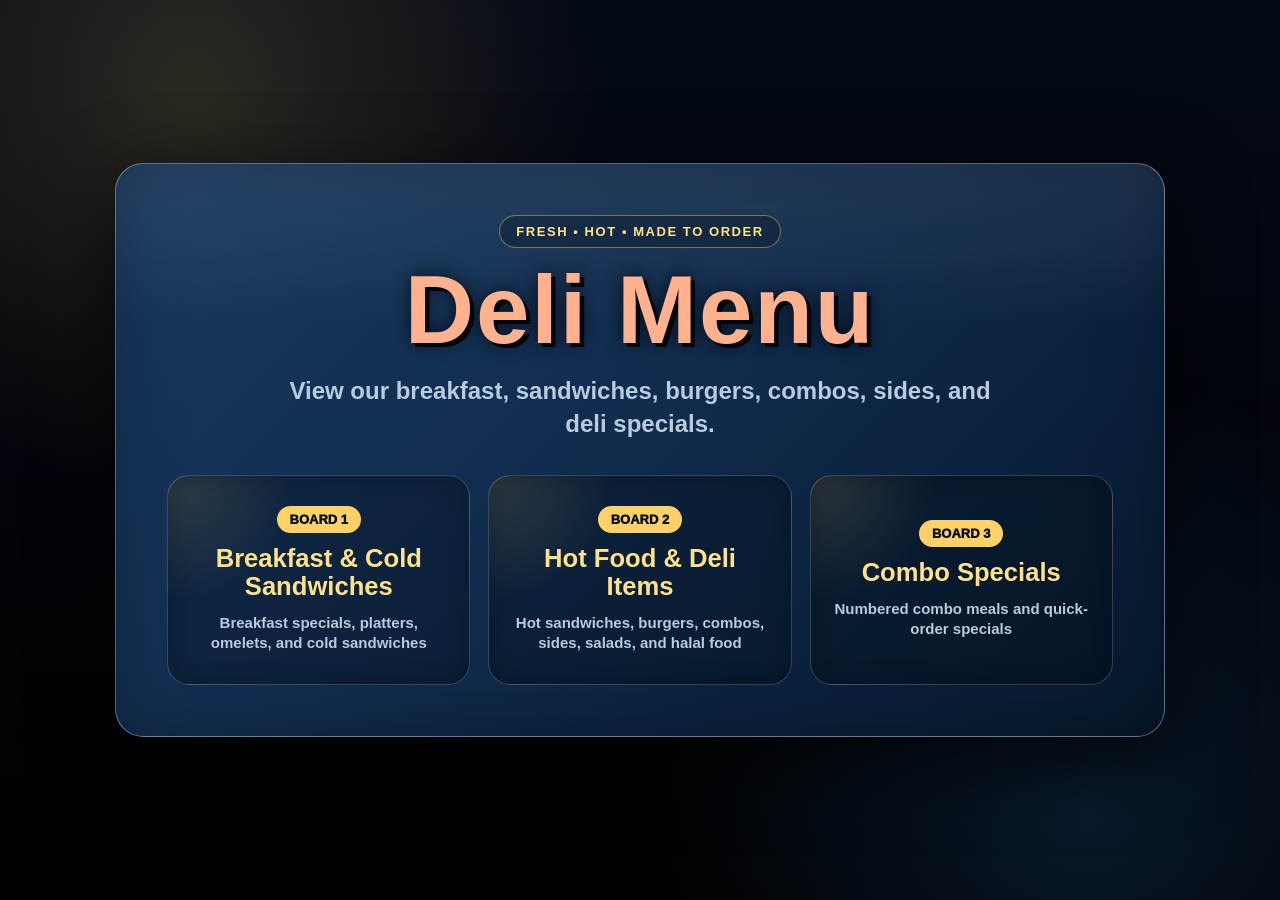
<file: index.html>
<!DOCTYPE html>
<html lang="en">

<head>
  <meta charset="UTF-8" />
  <meta name="viewport" content="width=device-width, initial-scale=1.0" />
  <title>Deli Menu</title>
  <link rel="stylesheet" href="menu.css?v=12" />
</head>

<body>
  <main class="home-page">
    <section class="home-card">
      <div class="home-kicker">Fresh • Hot • Made To Order</div>

      <h1>Deli Menu</h1>

      <p class="home-subtitle">
        View our breakfast, sandwiches, burgers, combos, sides, and deli specials.
      </p>

      <div class="home-board-links">
        <a class="home-board-card" href="board1.html">
          <span class="board-card-number">Board 1</span>
          <strong>Breakfast &amp; Cold Sandwiches</strong>
          <small>Breakfast specials, platters, omelets, and cold sandwiches</small>
        </a>

        <a class="home-board-card" href="board2.html">
          <span class="board-card-number">Board 2</span>
          <strong>Hot Food &amp; Deli Items</strong>
          <small>Hot sandwiches, burgers, combos, sides, salads, and halal food</small>
        </a>

        <a class="home-board-card" href="board3.html">
          <span class="board-card-number">Board 3</span>
          <strong>Combo Specials</strong>
          <small>Numbered combo meals and quick-order specials</small>
        </a>
      </div>
    </section>
  </main>
</body>

</html>
</file>
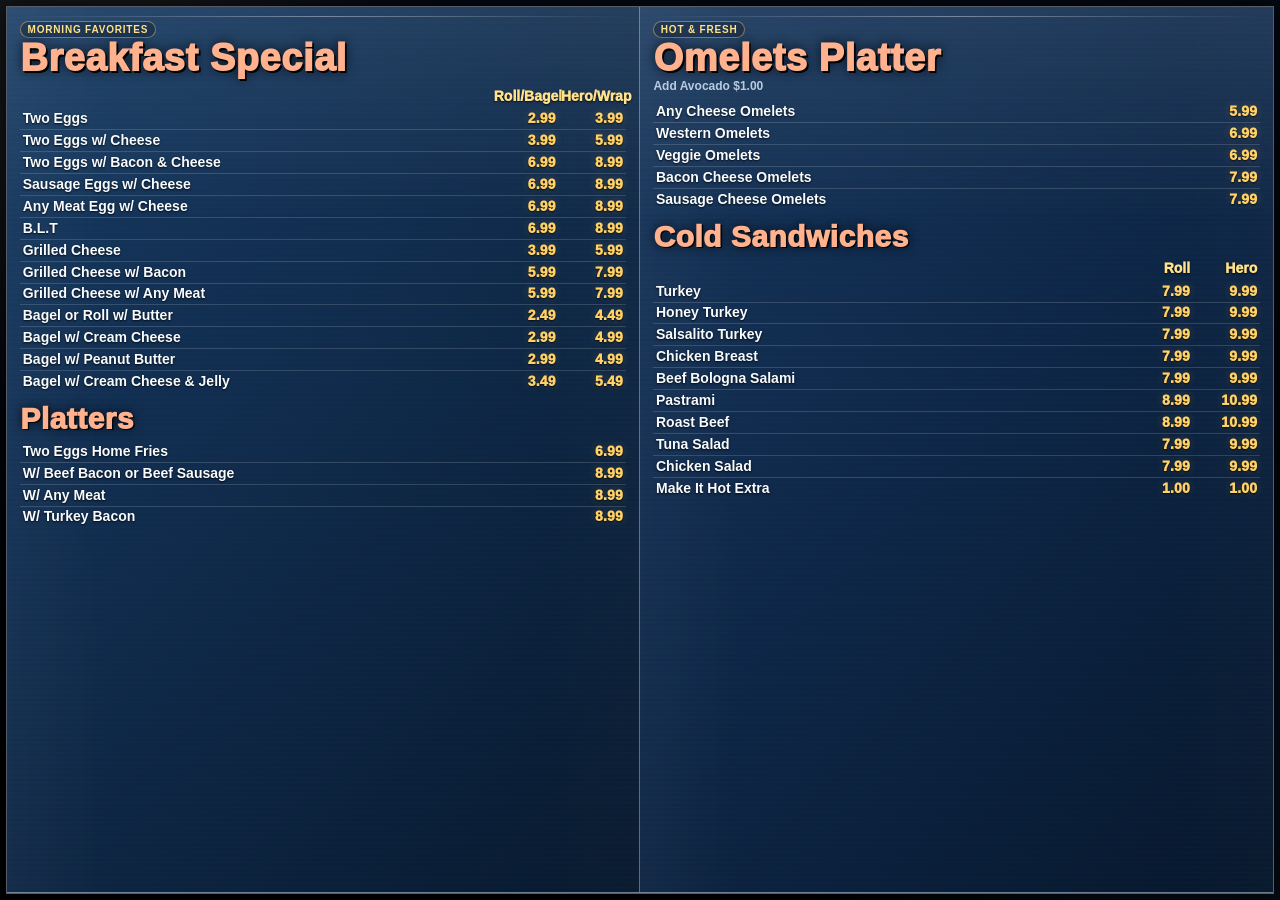
<file: board1.html>
<!DOCTYPE html>
<html lang="en">

<head>
    <meta charset="UTF-8" />
    <meta name="viewport" content="width=device-width, initial-scale=1.0" />
    <title>Deli Menu Board 1</title>
    <link rel="stylesheet" href="menu.css?v=12" />
</head>

<body class="tv-mode">
    <main class="menu-page board-one-page">
        <section class="board-grid board-one-layout">
            <div class="menu-section breakfast-section">
                <div class="section-kicker">Morning Favorites</div>
                <h1 class="section-title">Breakfast Special</h1>

                <table class="menu-table two-price">
                    <thead>
                        <tr>
                            <th></th>
                            <th class="price">Roll/Bagel</th>
                            <th class="price">Hero/Wrap</th>
                        </tr>
                    </thead>
                    <tbody>
                        <tr>
                            <td>Two Eggs</td>
                            <td class="price">2.99</td>
                            <td class="price">3.99</td>
                        </tr>
                        <tr>
                            <td>Two Eggs w/ Cheese</td>
                            <td class="price">3.99</td>
                            <td class="price">5.99</td>
                        </tr>
                        <tr>
                            <td>Two Eggs w/ Bacon &amp; Cheese</td>
                            <td class="price">6.99</td>
                            <td class="price">8.99</td>
                        </tr>
                        <tr>
                            <td>Sausage Eggs w/ Cheese</td>
                            <td class="price">6.99</td>
                            <td class="price">8.99</td>
                        </tr>
                        <tr>
                            <td>Any Meat Egg w/ Cheese</td>
                            <td class="price">6.99</td>
                            <td class="price">8.99</td>
                        </tr>
                        <tr>
                            <td>B.L.T</td>
                            <td class="price">6.99</td>
                            <td class="price">8.99</td>
                        </tr>
                        <tr>
                            <td>Grilled Cheese</td>
                            <td class="price">3.99</td>
                            <td class="price">5.99</td>
                        </tr>
                        <tr>
                            <td>Grilled Cheese w/ Bacon</td>
                            <td class="price">5.99</td>
                            <td class="price">7.99</td>
                        </tr>
                        <tr>
                            <td>Grilled Cheese w/ Any Meat</td>
                            <td class="price">5.99</td>
                            <td class="price">7.99</td>
                        </tr>
                        <tr>
                            <td>Bagel or Roll w/ Butter</td>
                            <td class="price">2.49</td>
                            <td class="price">4.49</td>
                        </tr>
                        <tr>
                            <td>Bagel w/ Cream Cheese</td>
                            <td class="price">2.99</td>
                            <td class="price">4.99</td>
                        </tr>
                        <tr>
                            <td>Bagel w/ Peanut Butter</td>
                            <td class="price">2.99</td>
                            <td class="price">4.99</td>
                        </tr>
                        <tr>
                            <td>Bagel w/ Cream Cheese &amp; Jelly</td>
                            <td class="price">3.49</td>
                            <td class="price">5.49</td>
                        </tr>
                    </tbody>
                </table>

                <h2 class="sub-title">Platters</h2>

                <table class="menu-table">
                    <tbody>
                        <tr>
                            <td>Two Eggs Home Fries</td>
                            <td class="price">6.99</td>
                        </tr>
                        <tr>
                            <td>W/ Beef Bacon or Beef Sausage</td>
                            <td class="price">8.99</td>
                        </tr>
                        <tr>
                            <td>W/ Any Meat</td>
                            <td class="price">8.99</td>
                        </tr>
                        <tr>
                            <td>W/ Turkey Bacon</td>
                            <td class="price">8.99</td>
                        </tr>
                    </tbody>
                </table>
            </div>

            <div class="menu-section omelets-section">
                <div class="section-kicker">Hot &amp; Fresh</div>
                <h1 class="section-title">Omelets Platter</h1>
                <p class="small-note">Add Avocado $1.00</p>

                <table class="menu-table">
                    <tbody>
                        <tr>
                            <td>Any Cheese Omelets</td>
                            <td class="price">5.99</td>
                        </tr>
                        <tr>
                            <td>Western Omelets</td>
                            <td class="price">6.99</td>
                        </tr>
                        <tr>
                            <td>Veggie Omelets</td>
                            <td class="price">6.99</td>
                        </tr>
                        <tr>
                            <td>Bacon Cheese Omelets</td>
                            <td class="price">7.99</td>
                        </tr>
                        <tr>
                            <td>Sausage Cheese Omelets</td>
                            <td class="price">7.99</td>
                        </tr>
                    </tbody>
                </table>

                <h2 class="sub-title">Cold Sandwiches</h2>

                <table class="menu-table two-price">
                    <thead>
                        <tr>
                            <th></th>
                            <th class="price">Roll</th>
                            <th class="price">Hero</th>
                        </tr>
                    </thead>
                    <tbody>
                        <tr>
                            <td>Turkey</td>
                            <td class="price">7.99</td>
                            <td class="price">9.99</td>
                        </tr>
                        <tr>
                            <td>Honey Turkey</td>
                            <td class="price">7.99</td>
                            <td class="price">9.99</td>
                        </tr>
                        <tr>
                            <td>Salsalito Turkey</td>
                            <td class="price">7.99</td>
                            <td class="price">9.99</td>
                        </tr>
                        <tr>
                            <td>Chicken Breast</td>
                            <td class="price">7.99</td>
                            <td class="price">9.99</td>
                        </tr>
                        <tr>
                            <td>Beef Bologna Salami</td>
                            <td class="price">7.99</td>
                            <td class="price">9.99</td>
                        </tr>
                        <tr>
                            <td>Pastrami</td>
                            <td class="price">8.99</td>
                            <td class="price">10.99</td>
                        </tr>
                        <tr>
                            <td>Roast Beef</td>
                            <td class="price">8.99</td>
                            <td class="price">10.99</td>
                        </tr>
                        <tr>
                            <td>Tuna Salad</td>
                            <td class="price">7.99</td>
                            <td class="price">9.99</td>
                        </tr>
                        <tr>
                            <td>Chicken Salad</td>
                            <td class="price">7.99</td>
                            <td class="price">9.99</td>
                        </tr>
                        <tr>
                            <td>Make It Hot Extra</td>
                            <td class="price">1.00</td>
                            <td class="price">1.00</td>
                        </tr>
                    </tbody>
                </table>
            </div>
        </section>
    </main>

    <nav class="nav-strip">
        <a href="index.html">Home</a>
        <a href="board1.html">Board 1</a>
        <a href="board2.html">Board 2</a>
        <a href="board3.html">Board 3</a>
    </nav>
</body>

</html>
</file>
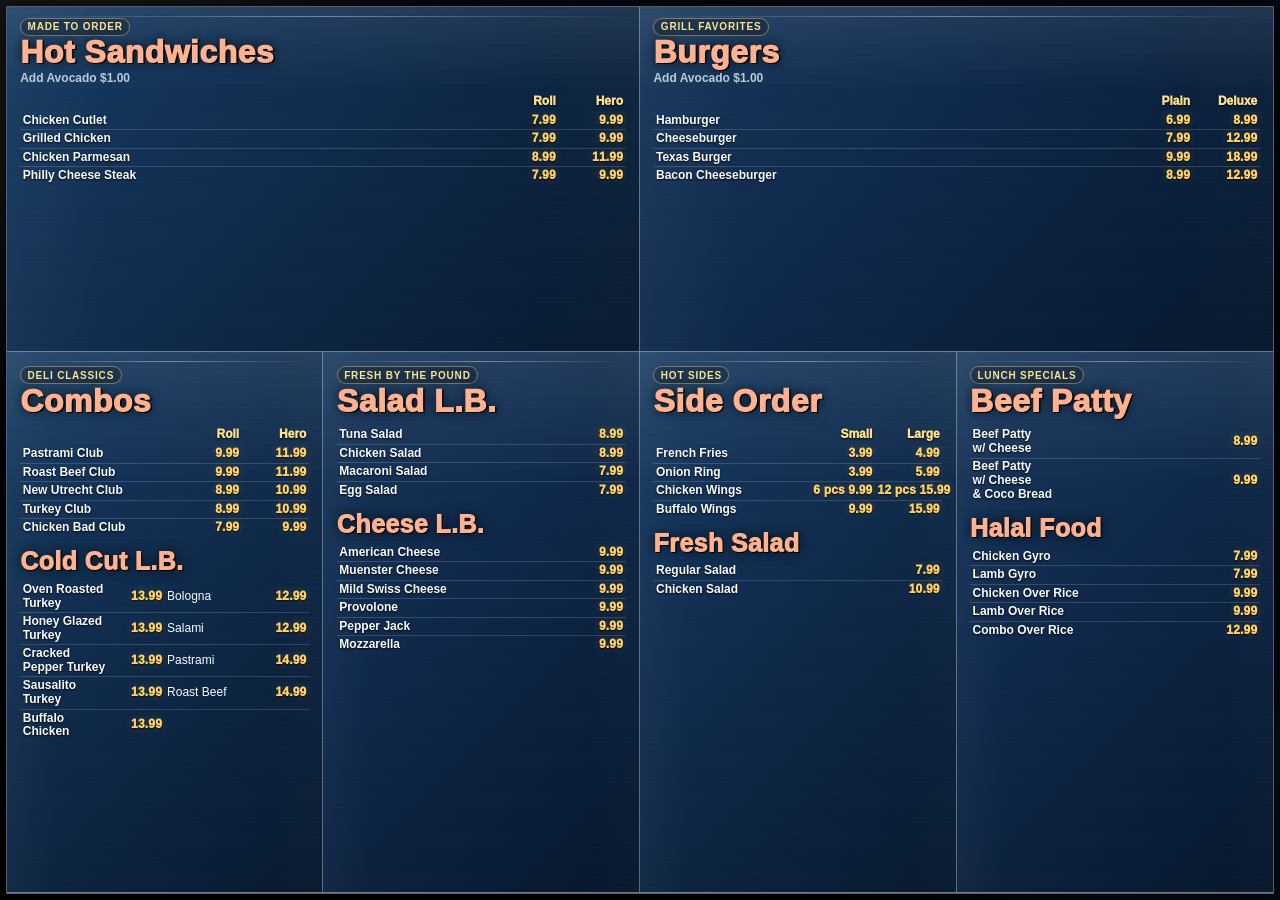
<file: board2.html>
<!DOCTYPE html>
<html lang="en">

<head>
  <meta charset="UTF-8" />
  <meta name="viewport" content="width=device-width, initial-scale=1.0" />
  <title>Deli Menu Board 2</title>
  <link rel="stylesheet" href="menu.css?v=12" />
</head>

<body class="tv-mode">
  <main class="menu-page board-two-page">
    <section class="board-grid board-two-layout">
      <div class="menu-section hot-board-section">
        <div class="section-kicker">Made To Order</div>
        <h1 class="section-title">Hot Sandwiches</h1>
        <p class="small-note">Add Avocado $1.00</p>

        <table class="menu-table two-price">
          <thead>
            <tr>
              <th></th>
              <th class="price">Roll</th>
              <th class="price">Hero</th>
            </tr>
          </thead>
          <tbody>
            <tr>
              <td>Chicken Cutlet</td>
              <td class="price">7.99</td>
              <td class="price">9.99</td>
            </tr>
            <tr>
              <td>Grilled Chicken</td>
              <td class="price">7.99</td>
              <td class="price">9.99</td>
            </tr>
            <tr>
              <td>Chicken Parmesan</td>
              <td class="price">8.99</td>
              <td class="price">11.99</td>
            </tr>
            <tr>
              <td>Philly Cheese Steak</td>
              <td class="price">7.99</td>
              <td class="price">9.99</td>
            </tr>
          </tbody>
        </table>
      </div>

      <div class="menu-section burger-board-section">
        <div class="section-kicker">Grill Favorites</div>
        <h1 class="section-title">Burgers</h1>
        <p class="small-note">Add Avocado $1.00</p>

        <table class="menu-table two-price">
          <thead>
            <tr>
              <th></th>
              <th class="price">Plain</th>
              <th class="price">Deluxe</th>
            </tr>
          </thead>
          <tbody>
            <tr>
              <td>Hamburger</td>
              <td class="price">6.99</td>
              <td class="price">8.99</td>
            </tr>
            <tr>
              <td>Cheeseburger</td>
              <td class="price">7.99</td>
              <td class="price">12.99</td>
            </tr>
            <tr>
              <td>Texas Burger</td>
              <td class="price">9.99</td>
              <td class="price">18.99</td>
            </tr>
            <tr>
              <td>Bacon Cheeseburger</td>
              <td class="price">8.99</td>
              <td class="price">12.99</td>
            </tr>
          </tbody>
        </table>
      </div>

      <div class="menu-section">
        <div class="section-kicker">Deli Classics</div>
        <h1 class="section-title">Combos</h1>

        <table class="menu-table two-price">
          <thead>
            <tr>
              <th></th>
              <th class="price">Roll</th>
              <th class="price">Hero</th>
            </tr>
          </thead>
          <tbody>
            <tr>
              <td>Pastrami Club</td>
              <td class="price">9.99</td>
              <td class="price">11.99</td>
            </tr>
            <tr>
              <td>Roast Beef Club</td>
              <td class="price">9.99</td>
              <td class="price">11.99</td>
            </tr>
            <tr>
              <td>New Utrecht Club</td>
              <td class="price">8.99</td>
              <td class="price">10.99</td>
            </tr>
            <tr>
              <td>Turkey Club</td>
              <td class="price">8.99</td>
              <td class="price">10.99</td>
            </tr>
            <tr>
              <td>Chicken Bad Club</td>
              <td class="price">7.99</td>
              <td class="price">9.99</td>
            </tr>
          </tbody>
        </table>

        <h2 class="sub-title">Cold Cut L.B.</h2>

        <table class="menu-table three-col">
          <tbody>
            <tr>
              <td>Oven Roasted Turkey</td>
              <td class="price">13.99</td>
              <td>Bologna</td>
              <td class="price">12.99</td>
            </tr>
            <tr>
              <td>Honey Glazed Turkey</td>
              <td class="price">13.99</td>
              <td>Salami</td>
              <td class="price">12.99</td>
            </tr>
            <tr>
              <td>Cracked Pepper Turkey</td>
              <td class="price">13.99</td>
              <td>Pastrami</td>
              <td class="price">14.99</td>
            </tr>
            <tr>
              <td>Sausalito Turkey</td>
              <td class="price">13.99</td>
              <td>Roast Beef</td>
              <td class="price">14.99</td>
            </tr>
            <tr>
              <td>Buffalo Chicken</td>
              <td class="price">13.99</td>
              <td></td>
              <td class="price"></td>
            </tr>
          </tbody>
        </table>
      </div>

      <div class="menu-section">
        <div class="section-kicker">Fresh By The Pound</div>
        <h1 class="section-title">Salad L.B.</h1>

        <table class="menu-table">
          <tbody>
            <tr>
              <td>Tuna Salad</td>
              <td class="price">8.99</td>
            </tr>
            <tr>
              <td>Chicken Salad</td>
              <td class="price">8.99</td>
            </tr>
            <tr>
              <td>Macaroni Salad</td>
              <td class="price">7.99</td>
            </tr>
            <tr>
              <td>Egg Salad</td>
              <td class="price">7.99</td>
            </tr>
          </tbody>
        </table>

        <h2 class="sub-title">Cheese L.B.</h2>

        <table class="menu-table">
          <tbody>
            <tr>
              <td>American Cheese</td>
              <td class="price">9.99</td>
            </tr>
            <tr>
              <td>Muenster Cheese</td>
              <td class="price">9.99</td>
            </tr>
            <tr>
              <td>Mild Swiss Cheese</td>
              <td class="price">9.99</td>
            </tr>
            <tr>
              <td>Provolone</td>
              <td class="price">9.99</td>
            </tr>
            <tr>
              <td>Pepper Jack</td>
              <td class="price">9.99</td>
            </tr>
            <tr>
              <td>Mozzarella</td>
              <td class="price">9.99</td>
            </tr>
          </tbody>
        </table>
      </div>

      <div class="menu-section">
        <div class="section-kicker">Hot Sides</div>
        <h1 class="section-title">Side Order</h1>

        <table class="menu-table two-price">
          <thead>
            <tr>
              <th></th>
              <th class="price">Small</th>
              <th class="price">Large</th>
            </tr>
          </thead>
          <tbody>
            <tr>
              <td>French Fries</td>
              <td class="price">3.99</td>
              <td class="price">4.99</td>
            </tr>
            <tr>
              <td>Onion Ring</td>
              <td class="price">3.99</td>
              <td class="price">5.99</td>
            </tr>
            <tr>
              <td>Chicken Wings</td>
              <td class="price">6 pcs 9.99</td>
              <td class="price">12 pcs 15.99</td>
            </tr>
            <tr>
              <td>Buffalo Wings</td>
              <td class="price">9.99</td>
              <td class="price">15.99</td>
            </tr>
          </tbody>
        </table>

        <h2 class="sub-title">Fresh Salad</h2>

        <table class="menu-table">
          <tbody>
            <tr>
              <td>Regular Salad</td>
              <td class="price">7.99</td>
            </tr>
            <tr>
              <td>Chicken Salad</td>
              <td class="price">10.99</td>
            </tr>
          </tbody>
        </table>
      </div>

      <div class="menu-section">
        <div class="section-kicker">Lunch Specials</div>
        <h1 class="section-title">Beef Patty</h1>

        <table class="menu-table">
          <tbody>
            <tr>
              <td>Beef Patty<br>w/ Cheese</td>
              <td class="price">8.99</td>
            </tr>
            <tr>
              <td>Beef Patty<br>w/ Cheese<br>&amp; Coco Bread</td>
              <td class="price">9.99</td>
            </tr>
          </tbody>
        </table>

        <h2 class="sub-title">Halal Food</h2>

        <table class="menu-table">
          <tbody>
            <tr>
              <td>Chicken Gyro</td>
              <td class="price">7.99</td>
            </tr>
            <tr>
              <td>Lamb Gyro</td>
              <td class="price">7.99</td>
            </tr>
            <tr>
              <td>Chicken Over Rice</td>
              <td class="price">9.99</td>
            </tr>
            <tr>
              <td>Lamb Over Rice</td>
              <td class="price">9.99</td>
            </tr>
            <tr>
              <td>Combo Over Rice</td>
              <td class="price">12.99</td>
            </tr>
          </tbody>
        </table>
      </div>
    </section>
  </main>

  <nav class="nav-strip">
    <a href="index.html">Home</a>
    <a href="board1.html">Board 1</a>
    <a href="board2.html">Board 2</a>
    <a href="board3.html">Board 3</a>
  </nav>
</body>

</html>
</file>
<file: menu.css>
:root {
  --page-bg: #020711;
  --panel-a: #163b63;
  --panel-b: #102b4c;
  --panel-c: #07192e;

  --panel-warm-a: #20324c;
  --panel-warm-b: #102641;

  --text: #f9fcff;
  --muted: #b9ccdf;

  --gold: #ffd166;
  --gold-bright: #ffe28a;
  --orange: #ffb28d;
  --orange-hot: #ff7f50;

  --line: rgba(255, 255, 255, 0.15);
  --line-strong: rgba(255, 255, 255, 0.32);
  --shadow: rgba(0, 0, 0, 0.78);
}

* {
  box-sizing: border-box;
}

html,
body {
  margin: 0;
  width: 100%;
  min-height: 100%;
  background: #000;
  color: var(--text);
  font-family: Arial, Helvetica, sans-serif;
}

body {
  overflow: hidden;
}

.menu-page {
  width: 100vw;
  height: 100vh;
  padding: 0.45vw;
  background:
    radial-gradient(circle at 8% 10%, rgba(255, 209, 102, 0.11), transparent 24%),
    radial-gradient(circle at 92% 88%, rgba(51, 153, 255, 0.12), transparent 28%),
    linear-gradient(180deg, #030915 0%, #000 100%);
}

.board-grid {
  width: 100%;
  height: 100%;
  display: grid;
  border: 1px solid var(--line-strong);
  background: #06101d;
  box-shadow:
    0 0 26px rgba(0, 0, 0, 0.9),
    inset 0 0 70px rgba(0, 0, 0, 0.42);
  overflow: hidden;
}

/* BOARD 1 */
.board-one-layout {
  grid-template-columns: 1fr 1fr;
}

/* BOARD 2 */
.board-two-layout {
  grid-template-columns: 1fr 1fr 1fr 1fr;
  grid-template-rows: 0.78fr 1.22fr;
}

.hot-board-section {
  grid-column: 1 / 3;
}

.burger-board-section {
  grid-column: 3 / 5;
}

/* BOARD 3 */
.board-three-layout {
  grid-template-columns: repeat(6, 1fr);
  grid-template-rows: repeat(4, 1fr);
}

.menu-section {
  min-width: 0;
  min-height: 0;
  padding: 0.95vw 1.05vw;
  border-right: 1px solid var(--line-strong);
  border-bottom: 1px solid var(--line-strong);
  position: relative;
  overflow: hidden;
  background:
    linear-gradient(180deg, rgba(255, 255, 255, 0.075), transparent 24%),
    linear-gradient(135deg, var(--panel-a) 0%, var(--panel-b) 45%, var(--panel-c) 100%);
}

.menu-section:nth-child(even) {
  background:
    linear-gradient(180deg, rgba(255, 255, 255, 0.075), transparent 24%),
    linear-gradient(135deg, #17375d 0%, #0e2748 48%, #06172c 100%);
}

.menu-section::before {
  content: "";
  position: absolute;
  inset: 0;
  pointer-events: none;
  background:
    linear-gradient(90deg, rgba(255, 255, 255, 0.045), transparent 16%, transparent 84%, rgba(255, 255, 255, 0.025)),
    repeating-linear-gradient(180deg,
      rgba(255, 255, 255, 0.018) 0px,
      rgba(255, 255, 255, 0.018) 1px,
      transparent 1px,
      transparent 5px);
  opacity: 0.7;
}

.menu-section::after {
  content: "";
  position: absolute;
  left: 1vw;
  right: 1vw;
  top: 0.7vw;
  height: 1px;
  background: linear-gradient(90deg, transparent, rgba(255, 255, 255, 0.38), transparent);
  pointer-events: none;
}

.board-one-layout .menu-section:last-child,
.board-two-layout .menu-section:nth-child(2),
.board-two-layout .menu-section:last-child {
  border-right: none;
}

.board-two-layout .hot-board-section,
.board-two-layout .burger-board-section {
  padding-top: 0.75vw;
}

.section-kicker {
  position: relative;
  z-index: 1;
  display: inline-block;
  margin-bottom: 0.22vw;
  padding: 0.18vw 0.5vw;
  border: 1px solid rgba(255, 209, 102, 0.45);
  border-radius: 999px;
  color: var(--gold-bright);
  background: rgba(0, 0, 0, 0.22);
  font-size: clamp(10px, 0.62vw, 15px);
  font-weight: 900;
  letter-spacing: 0.08em;
  text-transform: uppercase;
}

.section-title,
.sub-title {
  position: relative;
  z-index: 1;
  margin: 0;
  color: var(--orange);
  line-height: 0.92;
  letter-spacing: 0.015em;
  text-shadow:
    0.045em 0.045em 0 rgba(0, 0, 0, 0.95),
    0 0 12px rgba(0, 0, 0, 0.75);
}

.section-title {
  margin-bottom: 0.8vw;
  font-size: clamp(34px, 2.65vw, 62px);
  font-weight: 950;
}

.sub-title {
  margin-top: 1.05vw;
  margin-bottom: 0.62vw;
  font-size: clamp(27px, 1.95vw, 44px);
  font-weight: 950;
}

.small-note {
  position: relative;
  z-index: 1;
  margin: -0.55vw 0 0.62vw;
  color: var(--muted);
  font-size: clamp(12px, 0.82vw, 18px);
  font-weight: 700;
}

.menu-table {
  position: relative;
  z-index: 1;
  width: 100%;
  border-collapse: collapse;
  table-layout: fixed;
}

.menu-table th,
.menu-table td {
  padding: 0.15vw 0.2vw;
  font-size: clamp(13px, 0.9vw, 20px);
  line-height: 1.18;
  vertical-align: middle;
}

.menu-table th {
  color: var(--gold-bright);
  font-weight: 950;
  text-align: right;
  white-space: nowrap;
  padding-bottom: 0.25vw;
  text-shadow: 0 1px 2px var(--shadow);
}

.menu-table td:first-child {
  color: var(--text);
  font-weight: 900;
  text-shadow: 0 1px 2px var(--shadow);
}

.menu-table tbody tr td {
  border-bottom: 1px solid var(--line);
}

.menu-table tbody tr:last-child td {
  border-bottom: none;
}

.menu-table td.price,
.menu-table th.price {
  width: 5.1vw;
  text-align: right;
  white-space: nowrap;
  font-weight: 950;
}

.menu-table.two-price td.price,
.menu-table.two-price th.price {
  width: 5.25vw;
}

.menu-table.three-col td.price,
.menu-table.three-col th.price {
  width: 4.35vw;
}

.menu-table td.price {
  color: var(--gold);
  letter-spacing: 0.015em;
  text-shadow:
    0 1px 2px var(--shadow),
    0 0 9px rgba(255, 209, 102, 0.22);
}

/* Slightly larger Board 1 text because there are only two sections */
.board-one-page .menu-table th,
.board-one-page .menu-table td {
  font-size: clamp(14px, 0.98vw, 22px);
  line-height: 1.22;
}

.board-one-page .section-title {
  font-size: clamp(38px, 2.85vw, 68px);
}

.board-one-page .sub-title {
  font-size: clamp(30px, 2.1vw, 48px);
}

/* Board 2 needs tighter text because it has more content */
.board-two-page .menu-table th,
.board-two-page .menu-table td {
  font-size: clamp(12px, 0.82vw, 18px);
  line-height: 1.14;
}

.board-two-page .section-title {
  font-size: clamp(32px, 2.45vw, 56px);
}

.board-two-page .sub-title {
  font-size: clamp(25px, 1.78vw, 40px);
}

/* Combo board */
.combo-item {
  min-width: 0;
  min-height: 0;
  border-right: 1px solid var(--line-strong);
  border-bottom: 1px solid var(--line-strong);
  padding: 0.75vw;
  display: grid;
  grid-template-columns: auto 1fr;
  grid-template-rows: auto 1fr auto;
  gap: 0.35vw 0.45vw;
  align-items: start;
  position: relative;
  overflow: hidden;
  background:
    radial-gradient(circle at 50% 38%, rgba(255, 255, 255, 0.07), transparent 33%),
    linear-gradient(180deg, rgba(255, 255, 255, 0.075), transparent 24%),
    linear-gradient(135deg, #173a61 0%, #0f2a4b 48%, #06182d 100%);
}

.combo-item:nth-child(even) {
  background:
    radial-gradient(circle at 50% 38%, rgba(255, 209, 102, 0.06), transparent 34%),
    linear-gradient(180deg, rgba(255, 255, 255, 0.075), transparent 24%),
    linear-gradient(135deg, #143457 0%, #0d2746 48%, #06162a 100%);
}

.combo-item::before {
  content: "";
  position: absolute;
  inset: 0;
  background:
    linear-gradient(90deg, rgba(255, 255, 255, 0.035), transparent 22%, transparent 80%, rgba(255, 255, 255, 0.025)),
    repeating-linear-gradient(180deg,
      rgba(255, 255, 255, 0.018) 0px,
      rgba(255, 255, 255, 0.018) 1px,
      transparent 1px,
      transparent 5px);
  pointer-events: none;
}

.combo-number {
  position: relative;
  z-index: 1;
  color: #06111f;
  background: var(--gold);
  min-width: 2.15vw;
  height: 2.15vw;
  border-radius: 999px;
  display: grid;
  place-items: center;
  font-size: clamp(13px, 0.9vw, 18px);
  font-weight: 950;
  box-shadow: 0 0 12px rgba(255, 209, 102, 0.22);
}

.combo-name {
  position: relative;
  z-index: 1;
  color: var(--text);
  font-size: clamp(14px, 1vw, 21px);
  font-weight: 950;
  line-height: 1.05;
  text-align: left;
  text-shadow: 0 1px 2px var(--shadow);
}

.combo-price {
  position: relative;
  z-index: 1;
  grid-column: 1 / -1;
  align-self: end;
  justify-self: end;
  color: var(--gold);
  font-size: clamp(16px, 1.12vw, 24px);
  font-weight: 950;
  letter-spacing: 0.02em;
  text-shadow:
    0 1px 2px var(--shadow),
    0 0 10px rgba(255, 209, 102, 0.25);
}

.nav-strip {
  position: fixed;
  right: 0.9vw;
  bottom: 0.85vw;
  z-index: 20;
  display: flex;
  gap: 0.45vw;
}

.nav-strip a {
  color: #fff;
  text-decoration: none;
  background: rgba(255, 255, 255, 0.13);
  border: 1px solid rgba(255, 255, 255, 0.32);
  padding: 0.45vw 0.75vw;
  border-radius: 999px;
  font-size: clamp(11px, 0.72vw, 16px);
  font-weight: 900;
  backdrop-filter: blur(6px);
}

body.tv-mode .nav-strip {
  display: none;
}

@media (max-width: 900px) {
  html {
    height: auto;
    min-height: 100%;
    overflow-x: hidden;
    overflow-y: auto;
  }

  body {
    height: auto;
    min-height: 100%;
    overflow-x: hidden;
    overflow-y: auto;
    position: static;
    overscroll-behavior-y: auto;
    -webkit-overflow-scrolling: touch;
  }

  .menu-page {
    width: 100%;
    height: auto;
    min-height: 100vh;
    padding: 10px;
    background:
      radial-gradient(circle at 20% 8%, rgba(255, 209, 102, 0.12), transparent 28%),
      radial-gradient(circle at 80% 95%, rgba(51, 153, 255, 0.12), transparent 30%),
      linear-gradient(180deg, #030915 0%, #000 100%);
    overflow: visible;
    padding-bottom: 78px;
  }

  .board-grid {
    display: block;
    height: auto;
    border: none;
    box-shadow: none;
    background: transparent;
    overflow: visible;
    min-height: 0;
  }

  .menu-section {
    min-height: 0;
    margin-bottom: 14px;
    padding: 18px 14px 20px;
    border: 1px solid rgba(255, 255, 255, 0.24);
    border-radius: 18px;
    overflow: hidden;
    background:
      linear-gradient(180deg, rgba(255, 255, 255, 0.07), transparent 24%),
      linear-gradient(135deg, #173a61 0%, #102b4c 48%, #06182d 100%);
    box-shadow:
      0 12px 28px rgba(0, 0, 0, 0.35),
      inset 0 0 42px rgba(0, 0, 0, 0.2);
  }

  .menu-section::after {
    left: 16px;
    right: 16px;
    top: 12px;
  }

  .section-kicker {
    margin-bottom: 8px;
    padding: 5px 10px;
    font-size: 11px;
    letter-spacing: 0.08em;
  }

  .section-title {
    margin-bottom: 14px;
    font-size: clamp(34px, 10vw, 52px);
    line-height: 0.9;
    letter-spacing: 0.01em;
  }

  .sub-title {
    margin-top: 18px;
    margin-bottom: 10px;
    font-size: clamp(30px, 8.5vw, 44px);
    line-height: 0.95;
  }

  .small-note {
    margin: -8px 0 12px;
    font-size: 14px;
    line-height: 1.25;
  }

  .menu-table {
    width: 100%;
    table-layout: fixed;
  }

  .menu-table th,
  .menu-table td,
  .board-one-page .menu-table th,
  .board-one-page .menu-table td,
  .board-two-page .menu-table th,
  .board-two-page .menu-table td {
    padding: 5px 2px;
    font-size: 15px;
    line-height: 1.15;
  }

  .menu-table td:first-child {
    width: auto;
    padding-right: 8px;
    word-break: normal;
  }

  .menu-table td.price,
  .menu-table th.price,
  .menu-table.two-price td.price,
  .menu-table.two-price th.price,
  .menu-table.three-col td.price,
  .menu-table.three-col th.price {
    width: 58px;
    min-width: 58px;
    max-width: 58px;
    text-align: right;
    white-space: nowrap;
  }

  .menu-table th.price {
    font-size: 12px;
    line-height: 1;
  }

  .menu-table td.price {
    font-size: 15px;
  }

  .menu-table.three-col {
    table-layout: auto;
  }

  .menu-table.three-col tbody tr {
    display: grid;
    grid-template-columns: 1fr 58px;
    row-gap: 2px;
    padding: 4px 0;
    border-bottom: 1px solid var(--line);
  }

  .menu-table.three-col tbody tr:last-child {
    border-bottom: none;
  }

  .menu-table.three-col td {
    border-bottom: none;
    padding: 2px 0;
  }

  .menu-table.three-col td:nth-child(3) {
    grid-column: 1;
  }

  .menu-table.three-col td:nth-child(4) {
    grid-column: 2;
    text-align: right;
  }

  .nav-strip {
    position: fixed;
    left: 0;
    right: 0;
    bottom: 0;
    margin: 0;
    padding: 10px 8px calc(10px + env(safe-area-inset-bottom));
    background: rgba(0, 0, 0, 0.82);
    backdrop-filter: blur(8px);
  }

  .nav-strip a {
    padding: 9px 11px;
    font-size: 13px;
    border-radius: 999px;
  }

  body.tv-mode .nav-strip {
    display: flex;
  }

  /* Mobile combo board redesign */
  .board-three-layout {
    display: grid;
    grid-template-columns: 1fr;
    gap: 12px;
  }

  .combo-item {
    min-height: 0;
    padding: 14px;
    border: 1px solid rgba(255, 255, 255, 0.24);
    border-radius: 16px;
    grid-template-columns: auto 1fr auto;
    grid-template-rows: auto;
    align-items: center;
    gap: 10px;
    background:
      linear-gradient(180deg, rgba(255, 255, 255, 0.07), transparent 24%),
      linear-gradient(135deg, #173a61 0%, #102b4c 48%, #06182d 100%);
    box-shadow:
      0 10px 24px rgba(0, 0, 0, 0.32),
      inset 0 0 30px rgba(0, 0, 0, 0.2);
  }

  .combo-number {
    min-width: 38px;
    height: 38px;
    font-size: 15px;
  }

  .combo-name {
    font-size: 16px;
    line-height: 1.12;
    text-align: left;
  }

  .combo-price {
    grid-column: auto;
    justify-self: end;
    align-self: center;
    margin-top: 0;
    font-size: 17px;
    white-space: nowrap;
  }
}

/* QR / customer home page */
.home-page {
  min-height: 100vh;
  padding: 28px;
  display: grid;
  place-items: center;
  background:
    radial-gradient(circle at 15% 10%, rgba(255, 209, 102, 0.16), transparent 30%),
    radial-gradient(circle at 85% 90%, rgba(51, 153, 255, 0.16), transparent 32%),
    linear-gradient(180deg, #030915 0%, #000 100%);
  color: var(--text);
}

.home-card {
  width: min(1050px, 100%);
  padding: clamp(24px, 4vw, 56px);
  border: 1px solid var(--line-strong);
  border-radius: 28px;
  background:
    linear-gradient(180deg, rgba(255, 255, 255, 0.075), transparent 28%),
    linear-gradient(135deg, #173a61 0%, #102b4c 48%, #06182d 100%);
  box-shadow:
    0 24px 80px rgba(0, 0, 0, 0.65),
    inset 0 0 70px rgba(0, 0, 0, 0.28);
  text-align: center;
}

.home-kicker {
  display: inline-block;
  margin-bottom: 16px;
  padding: 8px 16px;
  border: 1px solid rgba(255, 209, 102, 0.45);
  border-radius: 999px;
  color: var(--gold-bright);
  background: rgba(0, 0, 0, 0.22);
  font-size: 13px;
  font-weight: 900;
  letter-spacing: 0.12em;
  text-transform: uppercase;
}

.home-card h1 {
  margin: 0;
  color: var(--orange);
  font-size: clamp(48px, 8vw, 96px);
  line-height: 0.95;
  letter-spacing: 0.02em;
  text-shadow:
    0.045em 0.045em 0 rgba(0, 0, 0, 0.95),
    0 0 18px rgba(0, 0, 0, 0.75);
}

.home-subtitle {
  max-width: 720px;
  margin: 18px auto 34px;
  color: var(--muted);
  font-size: clamp(17px, 2.2vw, 24px);
  line-height: 1.4;
  font-weight: 700;
}

.home-board-links {
  display: grid;
  grid-template-columns: repeat(3, 1fr);
  gap: 18px;
}

.home-board-card {
  min-height: 210px;
  padding: 24px 20px;
  display: flex;
  flex-direction: column;
  justify-content: center;
  gap: 12px;
  border: 1px solid rgba(255, 255, 255, 0.18);
  border-radius: 22px;
  color: var(--text);
  text-decoration: none;
  background:
    radial-gradient(circle at top left, rgba(255, 209, 102, 0.14), transparent 35%),
    rgba(0, 0, 0, 0.22);
  box-shadow: inset 0 0 30px rgba(0, 0, 0, 0.28);
  transition:
    transform 160ms ease,
    border-color 160ms ease,
    background 160ms ease;
}

.home-board-card:hover,
.home-board-card:focus {
  transform: translateY(-4px);
  border-color: rgba(255, 209, 102, 0.65);
  background:
    radial-gradient(circle at top left, rgba(255, 209, 102, 0.2), transparent 36%),
    rgba(255, 255, 255, 0.06);
}

.board-card-number {
  align-self: center;
  padding: 6px 13px;
  border-radius: 999px;
  background: var(--gold);
  color: #06111f;
  font-size: 13px;
  font-weight: 950;
  text-transform: uppercase;
}

.home-board-card strong {
  color: var(--gold-bright);
  font-size: clamp(20px, 2vw, 28px);
  line-height: 1.08;
}

.home-board-card small {
  color: var(--muted);
  font-size: 15px;
  line-height: 1.35;
  font-weight: 700;
}

@media (max-width: 800px) {
  .home-page {
    padding: 18px;
  }

  .home-card {
    border-radius: 22px;
  }

  .home-board-links {
    grid-template-columns: 1fr;
  }

  .home-board-card {
    min-height: 150px;
  }
}
</file>
